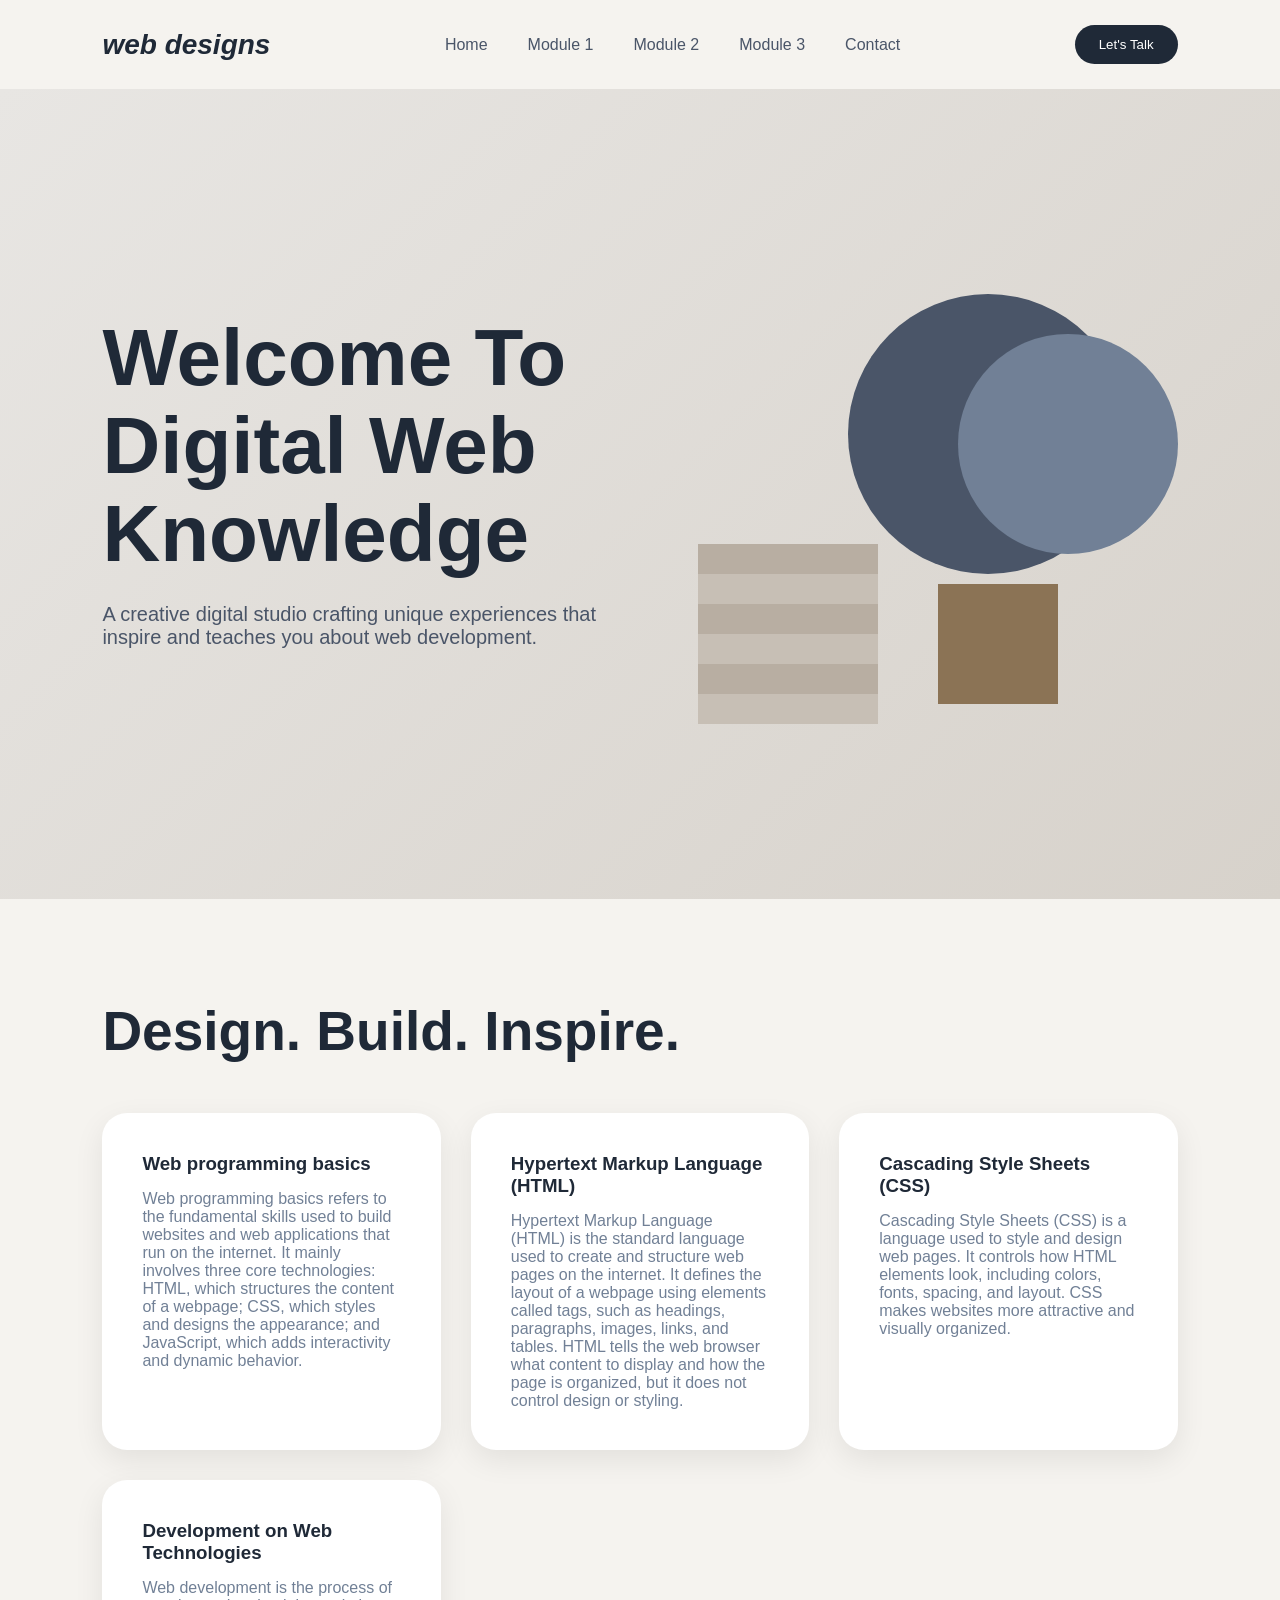
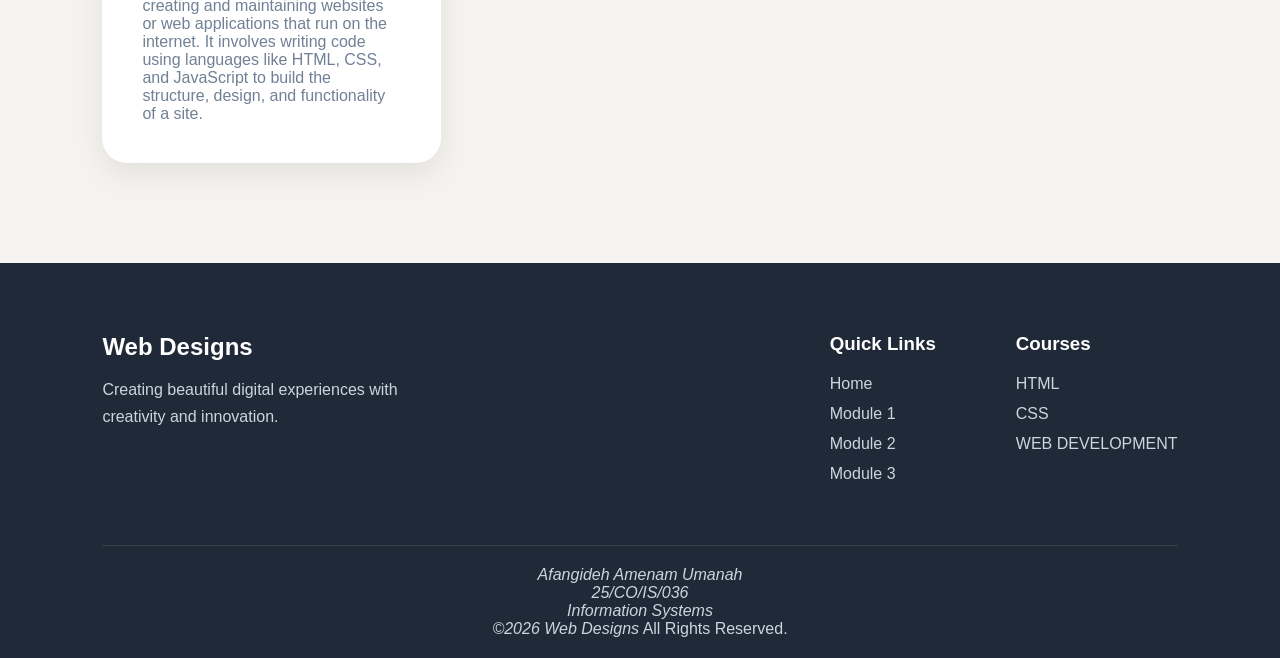
<file: index.html>
<!DOCTYPE html>
<html lang="en">
<head>
    <meta charset="UTF-8">
    <meta name="viewport" content="width=device-width, initial-scale=1.0">
    <title>Creative Studio</title>
    <link rel="stylesheet" href="style.css">
</head>
<body>

<nav>
    <div class="logo"><i> web designs</i></div>

    <ul>
        <li><a href="index.html">Home</a></li>
        <li><a href="module1.html">Module 1</a></li>
        <li><a href="module2.html">Module 2</a></li>
        <li><a href="module3.html">Module 3</a></li>
        <li><a href="contact.html">Contact</a></li>
    </ul>

    <button class="nav-btn">Let's Talk</button>
</nav>

<section class="hero">

    <div class="hero-text">
        <h1>Welcome To Digital Web Knowledge</h1>

        <p>
            A creative digital studio crafting unique
            experiences that inspire and teaches you about web development.
        </p>

        
    </div>

    <div class="hero-shapes">

        <div class="circle"></div>
        <div class="sphere"></div>
        <div class="cube"></div>
        <div class="stairs"></div>

    </div>

</section>

<section class="services">

    <h2>Design. Build. Inspire.</h2>

    <div class="cards">

        <div class="card">
            <h3>Web programming basics</h3>
            <p>Web programming basics refers to the fundamental skills used to build websites and web applications that run on the internet. It mainly involves three core technologies:
                 HTML, which structures the content of a webpage; CSS, which styles and designs the appearance; 
                and JavaScript, which adds interactivity and dynamic behavior.</p>
        </div>

        <div class="card">
            <h3>Hypertext Markup Language (HTML)</h3>
            <p>Hypertext Markup Language (HTML) is the standard language used to create and structure web pages on the internet. 
                It defines the layout of a webpage using elements called tags, such as headings, paragraphs, images, links, and tables.

            HTML tells the web browser what content to display and how the page is organized, but it does not control design or styling.</p>
        </div>

        <div class="card">
            <h3>Cascading Style Sheets (CSS)</h3>
            <p>Cascading Style Sheets (CSS) is a language used to style and design web pages. It controls how HTML elements look, including colors, fonts, spacing,
                 and layout. CSS makes websites more attractive and visually organized.</p>
        </div>

        <div class="card">
            <h3>Development on Web Technologies</h3>
            <p>Web development is the process of creating and maintaining websites or web applications that run on the internet. It involves writing code using languages like HTML, CSS, 
            and JavaScript to build the structure, design, and functionality of a site.</p>
        </div>

    </div>

</section>

    <footer>

    <div class="footer-container">

        <div class="footer-logo">
            <h2>Web Designs</h2>
            <p>
                Creating beautiful digital experiences with
                creativity and innovation.
            </p>
        </div>

        <div class="footer-links">

            <div>
                <h3>Quick Links</h3>
                <a href="index.html">Home</a>
                <a href="module1.html">Module 1</a>
                <a href="module2.html">Module 2</a>
                <a href="module3.html">Module 3</a>
            </div>

            <div>
                <h3>Courses</h3>
                <a href="#">HTML</a>
                <a href="#">CSS</a>
                <a href="#">WEB DEVELOPMENT</a>
            </div>

        </div>

    </div>

    <div class="footer-bottom">
        <p><i>Afangideh Amenam Umanah<br>
        25/CO/IS/036 <br>
            Information Systems <br>
            ©️2026 Web Designs</i> All Rights Reserved.</p>
    </div>

</footer>

</body>
</html>
</file>
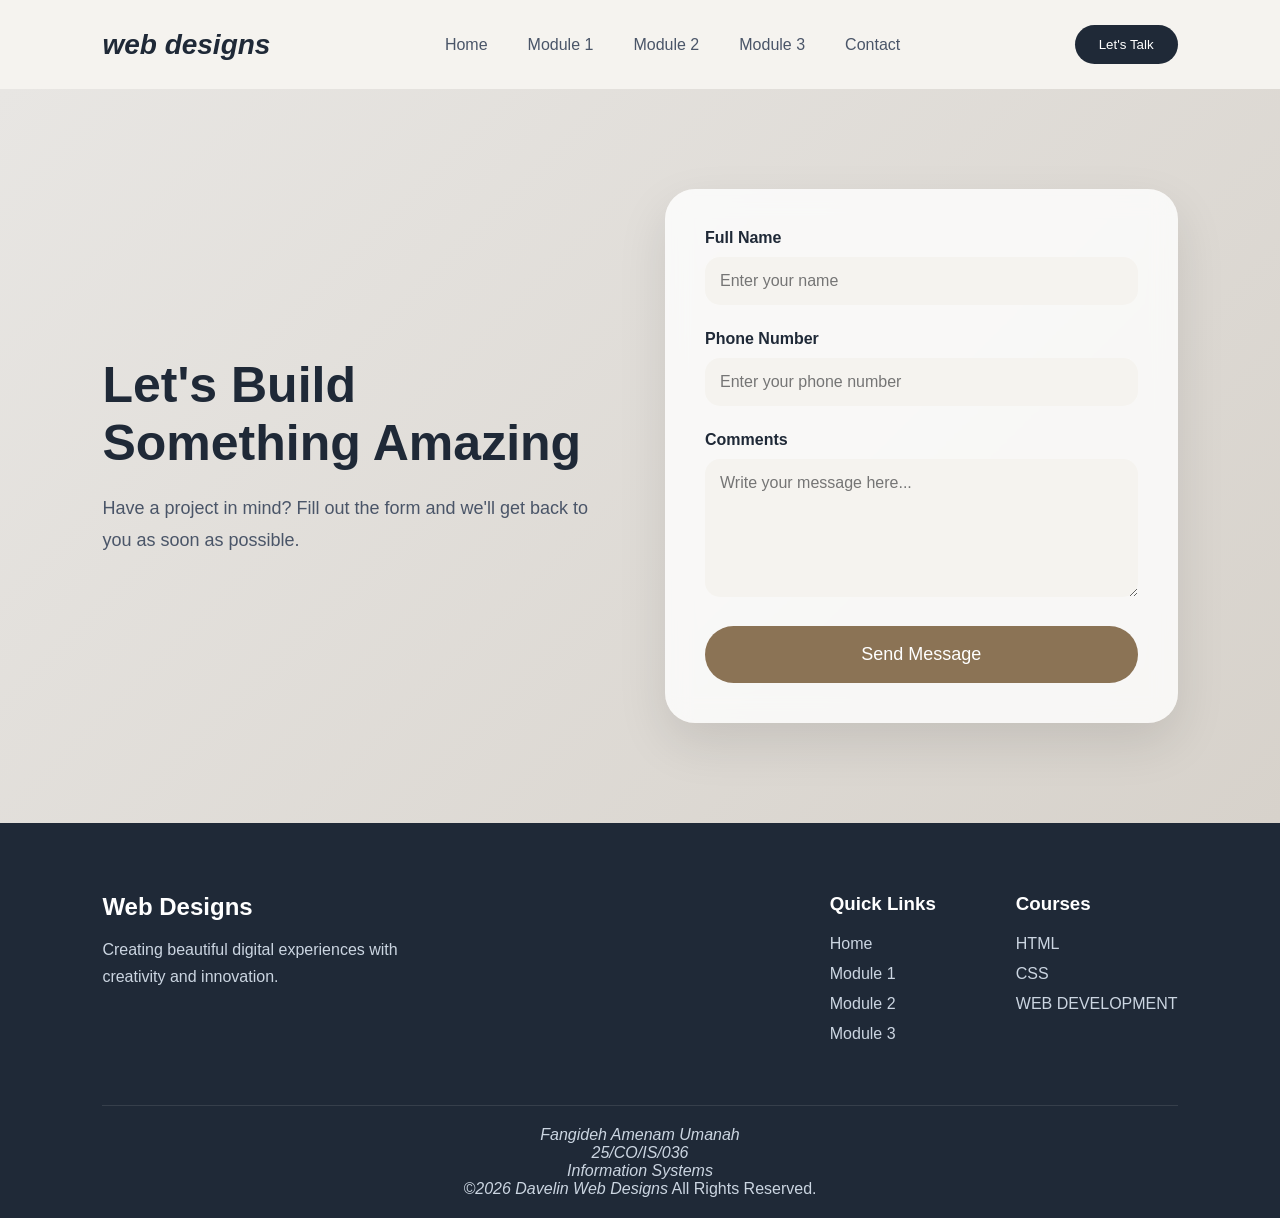
<file: contact.html>
<!DOCTYPE html>
<html lang="en">
<head>
    <meta charset="UTF-8">
    <meta name="viewport" content="width=device-width, initial-scale=1.0">
    <title>Creative Studio</title>
    <link rel="stylesheet" href="style.css">
</head>
<body>

    <nav>
    <div class="logo"><i>web designs</i></div>

    <ul>
        <li><a href="index.html">Home</a></li>
        <li><a href="#">Module 1</a></li>
        <li><a href="#">Module 2</a></li>
        <li><a href="#">Module 3</a></li>
        <li><a href="#">Contact</a></li>
    </ul>

    <button class="nav-btn">Let's Talk</button>
    </nav>
    <section class="contact-section">

    <div class="contact-container">

        <div class="contact-info">
            <h2>Let's Build Something Amazing</h2>

            <p>
                Have a project in mind? Fill out the form and
                we'll get back to you as soon as possible.
            </p>
        </div>

        <form class="contact-form">

            <div class="input-box">
                <label>Full Name</label>
                <input type="text" placeholder="Enter your name">
            </div>

            <div class="input-box">
                <label>Phone Number</label>
                <input type="tel" placeholder="Enter your phone number">
            </div>

            <div class="input-box">
                <label>Comments</label>
                <textarea rows="6"
                placeholder="Write your message here..."></textarea>
            </div>

            <button type="submit" class="submit-btn">
                Send Message
            </button>

        </form>

    </div>

</section>


<footer>

    <div class="footer-container">

        <div class="footer-logo">
            <h2>Web Designs</h2>
            <p>
                Creating beautiful digital experiences with
                creativity and innovation.
            </p>
        </div>

        <div class="footer-links">

            <div>
                <h3>Quick Links</h3>
                <a href="index.html">Home</a>
                <a href="module1.html">Module 1</a>
                <a href="module2.html">Module 2</a>
                <a href="module3.html">Module 3</a>
            </div>

            <div>
                <h3>Courses</h3>
                <a href="#">HTML</a>
                <a href="#">CSS</a>
                <a href="#">WEB DEVELOPMENT</a>
            </div>

        </div>

    </div>

    <div class="footer-bottom">
        <p><i>Fangideh Amenam Umanah <br>
        25/CO/IS/036 <br>
            Information Systems <br>
            ©️2026 Davelin Web Designs</i> All Rights Reserved.</p>
    </div>

</footer>
</body>
</html>
</file>
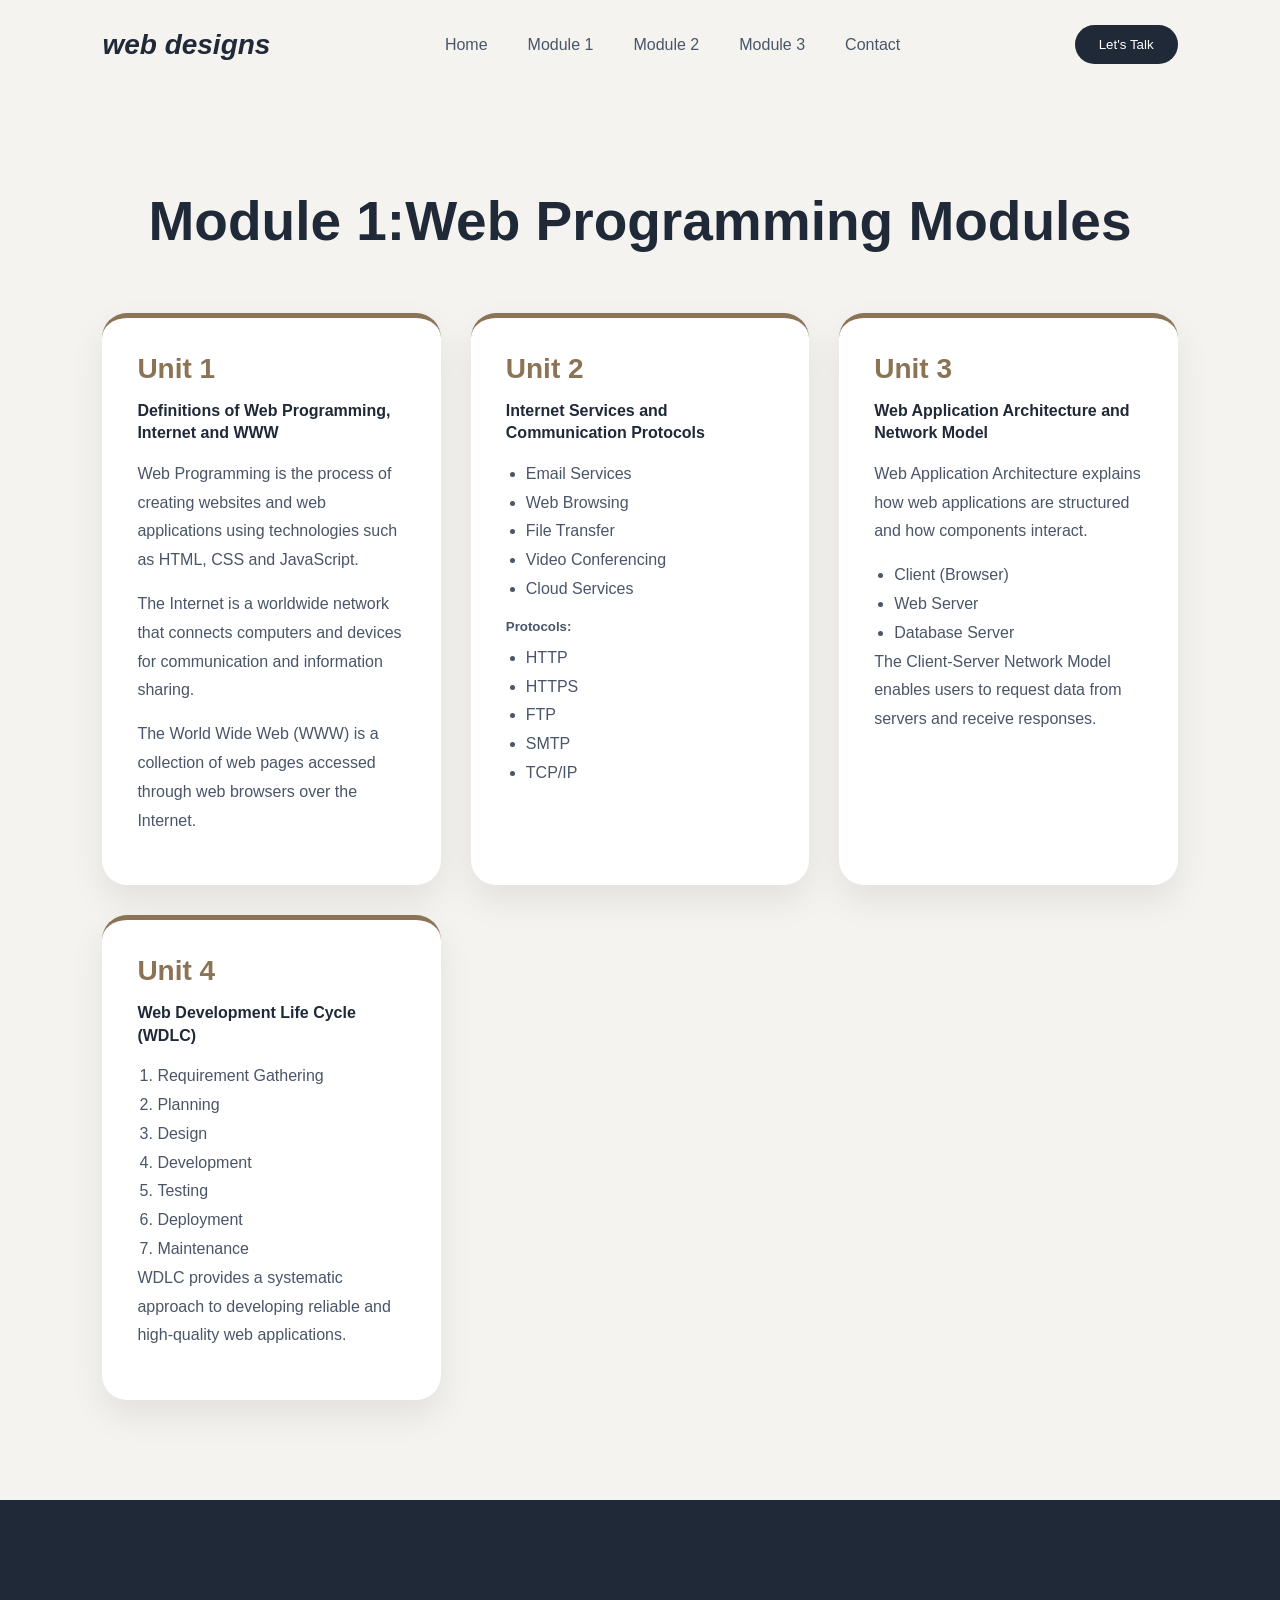
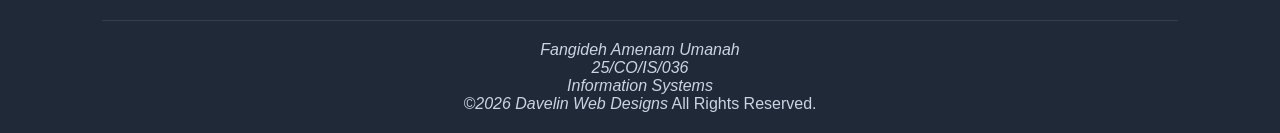
<file: module1.html>
<!DOCTYPE html>
<html lang="en">
<head>
    <meta charset="UTF-8">
    <meta name="viewport" content="width=device-width, initial-scale=1.0">
    <title>Creative Studio</title>
    <link rel="stylesheet" href="style.css">
</head>
<body>

<nav>
    <div class="logo"><i> web designs</i></div>

    <ul>
        <li><a href="index.html">Home</a></li>
        <li><a href="module1.html">Module 1</a></li>
        <li><a href="module2.html">Module 2</a></li>
        <li><a href="module3.html">Module 3</a></li>
        <li><a href="contact.html">Contact</a></li>
    </ul>

    <button class="nav-btn">Let's Talk</button>
</nav>

<section class="learning-modules">

    <h2 class="section-title">Module 1:Web Programming Modules</h2>

    <div class="modules-grid">

        <div class="module-card">
            <h3>Unit 1</h3>
            <h4>Definitions of Web Programming, Internet and WWW</h4>

            <p>
                Web Programming is the process of creating websites and web
                applications using technologies such as HTML, CSS and JavaScript.
            </p>

            <p>
                The Internet is a worldwide network that connects computers and
                devices for communication and information sharing.
            </p>

            <p>
                The World Wide Web (WWW) is a collection of web pages accessed
                through web browsers over the Internet.
            </p>
        </div>

        <div class="module-card">
            <h3>Unit 2</h3>
            <h4>Internet Services and Communication Protocols</h4>

            <ul>
                <li>Email Services</li>
                <li>Web Browsing</li>
                <li>File Transfer</li>
                <li>Video Conferencing</li>
                <li>Cloud Services</li>
            </ul>

            <h5>Protocols:</h5>

            <ul>
                <li>HTTP</li>
                <li>HTTPS</li>
                <li>FTP</li>
                <li>SMTP</li>
                <li>TCP/IP</li>
            </ul>
        </div>

        <div class="module-card">
            <h3>Unit 3</h3>
            <h4>Web Application Architecture and Network Model</h4>

            <p>
                Web Application Architecture explains how web applications are
                structured and how components interact.
            </p>

            <ul>
                <li>Client (Browser)</li>
                <li>Web Server</li>
                <li>Database Server</li>
            </ul>

            <p>
                The Client-Server Network Model enables users to request data
                from servers and receive responses.
            </p>
        </div>

        <div class="module-card">
            <h3>Unit 4</h3>
            <h4>Web Development Life Cycle (WDLC)</h4>

            <ol>
                <li>Requirement Gathering</li>
                <li>Planning</li>
                <li>Design</li>
                <li>Development</li>
                <li>Testing</li>
                <li>Deployment</li>
                <li>Maintenance</li>
            </ol>

            <p>
                WDLC provides a systematic approach to developing reliable and
                high-quality web applications.
            </p>
        </div>

    </div>

</section>
    <footer>
     <div class="footer-bottom">
        <p><i>Fangideh Amenam Umanah <br>
        25/CO/IS/036 <br>
            Information Systems <br>
            ©️2026 Davelin Web Designs</i> All Rights Reserved.</p>
    </div>
    </footer>
</body>
</html>
</file>
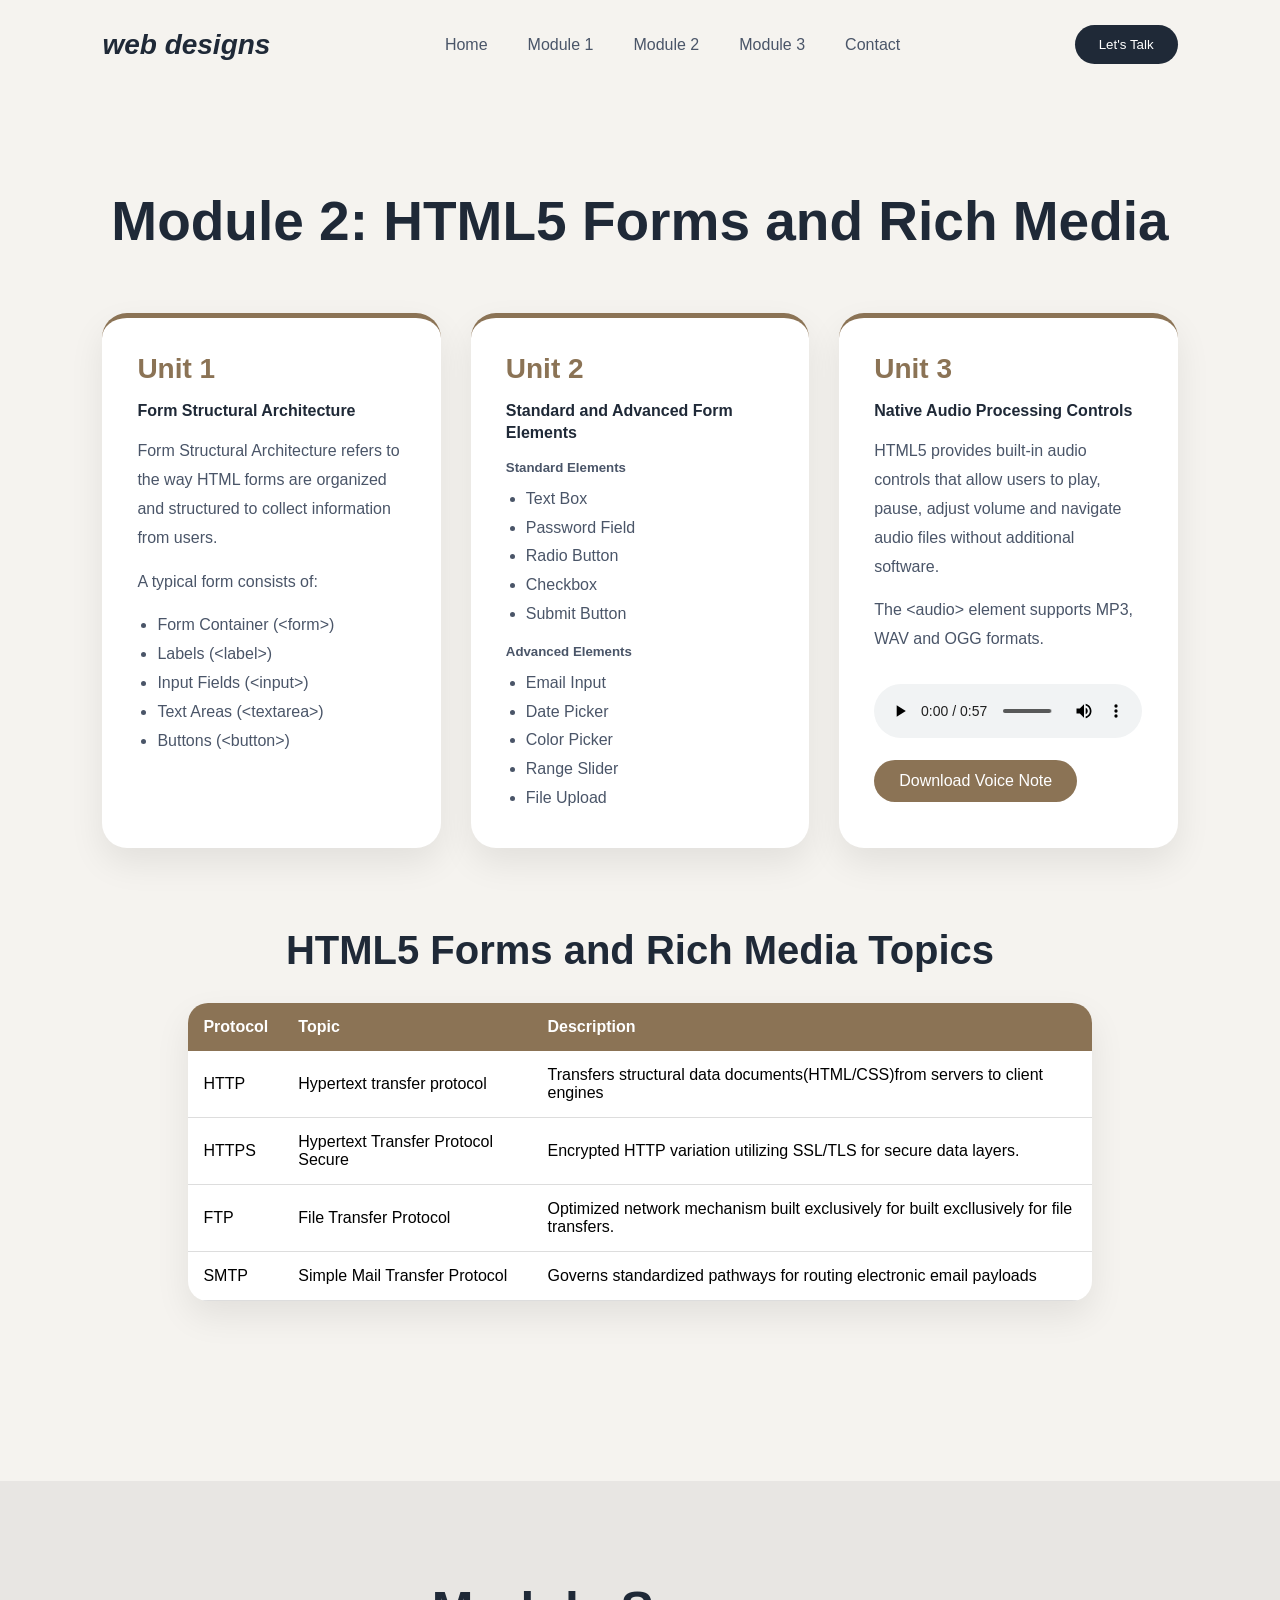
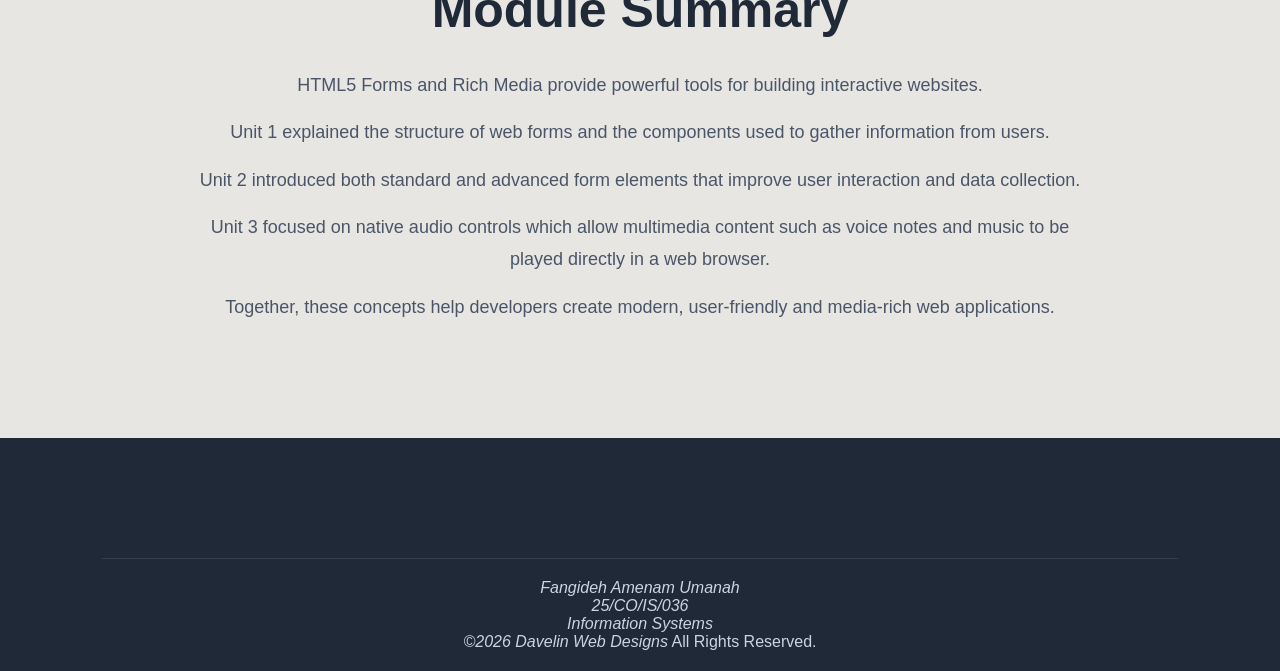
<file: module2.html>
<!DOCTYPE html>
<html lang="en">
<head>
    <meta charset="UTF-8">
    <meta name="viewport" content="width=device-width, initial-scale=1.0">
    <title>Creative Studio</title>
    <link rel="stylesheet" href="style.css">
</head>
<body>

<nav>
    <div class="logo"><i> web designs</i></div>

    <ul>
        <li><a href="index.html">Home</a></li>
        <li><a href="module1.html">Module 1</a></li>
        <li><a href="module2.html">Module 2</a></li>
        <li><a href="module3.html">Module 3</a></li>
        <li><a href="contact.html">Contact</a></li>
    </ul>

    <button class="nav-btn">Let's Talk</button>
</nav>

<section class="learning-modules">

    <h2 class="section-title">
        Module 2: HTML5 Forms and Rich Media
    </h2>

    <div class="modules-grid">

        <!-- UNIT 1 -->

        <div class="module-card">
            <h3>Unit 1</h3>

            <h4>Form Structural Architecture</h4>

            <p>
                Form Structural Architecture refers to the way HTML forms
                are organized and structured to collect information from users.
            </p>

            <p>
                A typical form consists of:
            </p>

            <ul>
                <li>Form Container (&lt;form&gt;)</li>
                <li>Labels (&lt;label&gt;)</li>
                <li>Input Fields (&lt;input&gt;)</li>
                <li>Text Areas (&lt;textarea&gt;)</li>
                <li>Buttons (&lt;button&gt;)</li>
            </ul>
        </div>

        <!-- UNIT 2 -->

        <div class="module-card">
            <h3>Unit 2</h3>

            <h4>Standard and Advanced Form Elements</h4>

            <h5>Standard Elements</h5>

            <ul>
                <li>Text Box</li>
                <li>Password Field</li>
                <li>Radio Button</li>
                <li>Checkbox</li>
                <li>Submit Button</li>
            </ul>

            <h5>Advanced Elements</h5>

            <ul>
                <li>Email Input</li>
                <li>Date Picker</li>
                <li>Color Picker</li>
                <li>Range Slider</li>
                <li>File Upload</li>
            </ul>
        </div>

        <!-- UNIT 3 -->

        <div class="module-card">
            <h3>Unit 3</h3>

            <h4>Native Audio Processing Controls</h4>

            <p>
                HTML5 provides built-in audio controls that allow users
                to play, pause, adjust volume and navigate audio files
                without additional software.
            </p>

            <p>
                The &lt;audio&gt; element supports MP3, WAV and OGG formats.
            </p>

            <audio controls>
                <source src="./audio/aud1.mpeg" type="audio/mpeg">
                Your browser does not support audio.
            </audio>

            <br><br>

            <a href="audio/lecture.mp3" class="audio-link">
                Download Voice Note
            </a>

        </div>

    </div>

    <section class="table-section">

    <h2>HTML5 Forms and Rich Media Topics</h2>

    <table class="custom-table">

        <tr>
            <th>Protocol</th>
            <th>Topic</th>
            <th>Description</th>
        </tr>

        <tr>
            <td>HTTP</td>
            <td>Hypertext transfer protocol</td>
            <td>Transfers structural data documents(HTML/CSS)from servers to client engines</td>
        </tr>

        <tr>
            <td>HTTPS</td>
            <td>Hypertext Transfer Protocol Secure</td>
            <td>Encrypted HTTP variation utilizing SSL/TLS for secure data layers.</td>
        </tr>

        <tr>
            <td>FTP</td>
            <td>File Transfer Protocol</td>
            <td>Optimized network mechanism built exclusively for built excllusively for file transfers.</td>
        </tr>

        <tr>
            <td>SMTP</td>
            <td>Simple Mail Transfer Protocol</td>
            <td>Governs standardized pathways for routing electronic email payloads</td>
        </tr>

    </table>

</section>


</section>

<!-- SUMMARY SECTION -->

<section class="summary-section">

    <h2>Module Summary</h2>

    <p>
        HTML5 Forms and Rich Media provide powerful tools for building
        interactive websites.
    </p>

    <p>
        Unit 1 explained the structure of web forms and the components
        used to gather information from users.
    </p>

    <p>
        Unit 2 introduced both standard and advanced form elements that
        improve user interaction and data collection.
    </p>

    <p>
        Unit 3 focused on native audio controls which allow multimedia
        content such as voice notes and music to be played directly in
        a web browser.
    </p>

    <p>
        Together, these concepts help developers create modern,
        user-friendly and media-rich web applications.
    </p>

</section>



     <footer>
     <div class="footer-bottom">
        <p><i>Fangideh Amenam Umanah <br>
        25/CO/IS/036 <br>
            Information Systems <br>
            ©️2026 Davelin Web Designs</i> All Rights Reserved.</p>
    </div>
    </footer>
    
</body>
</head>
</file>
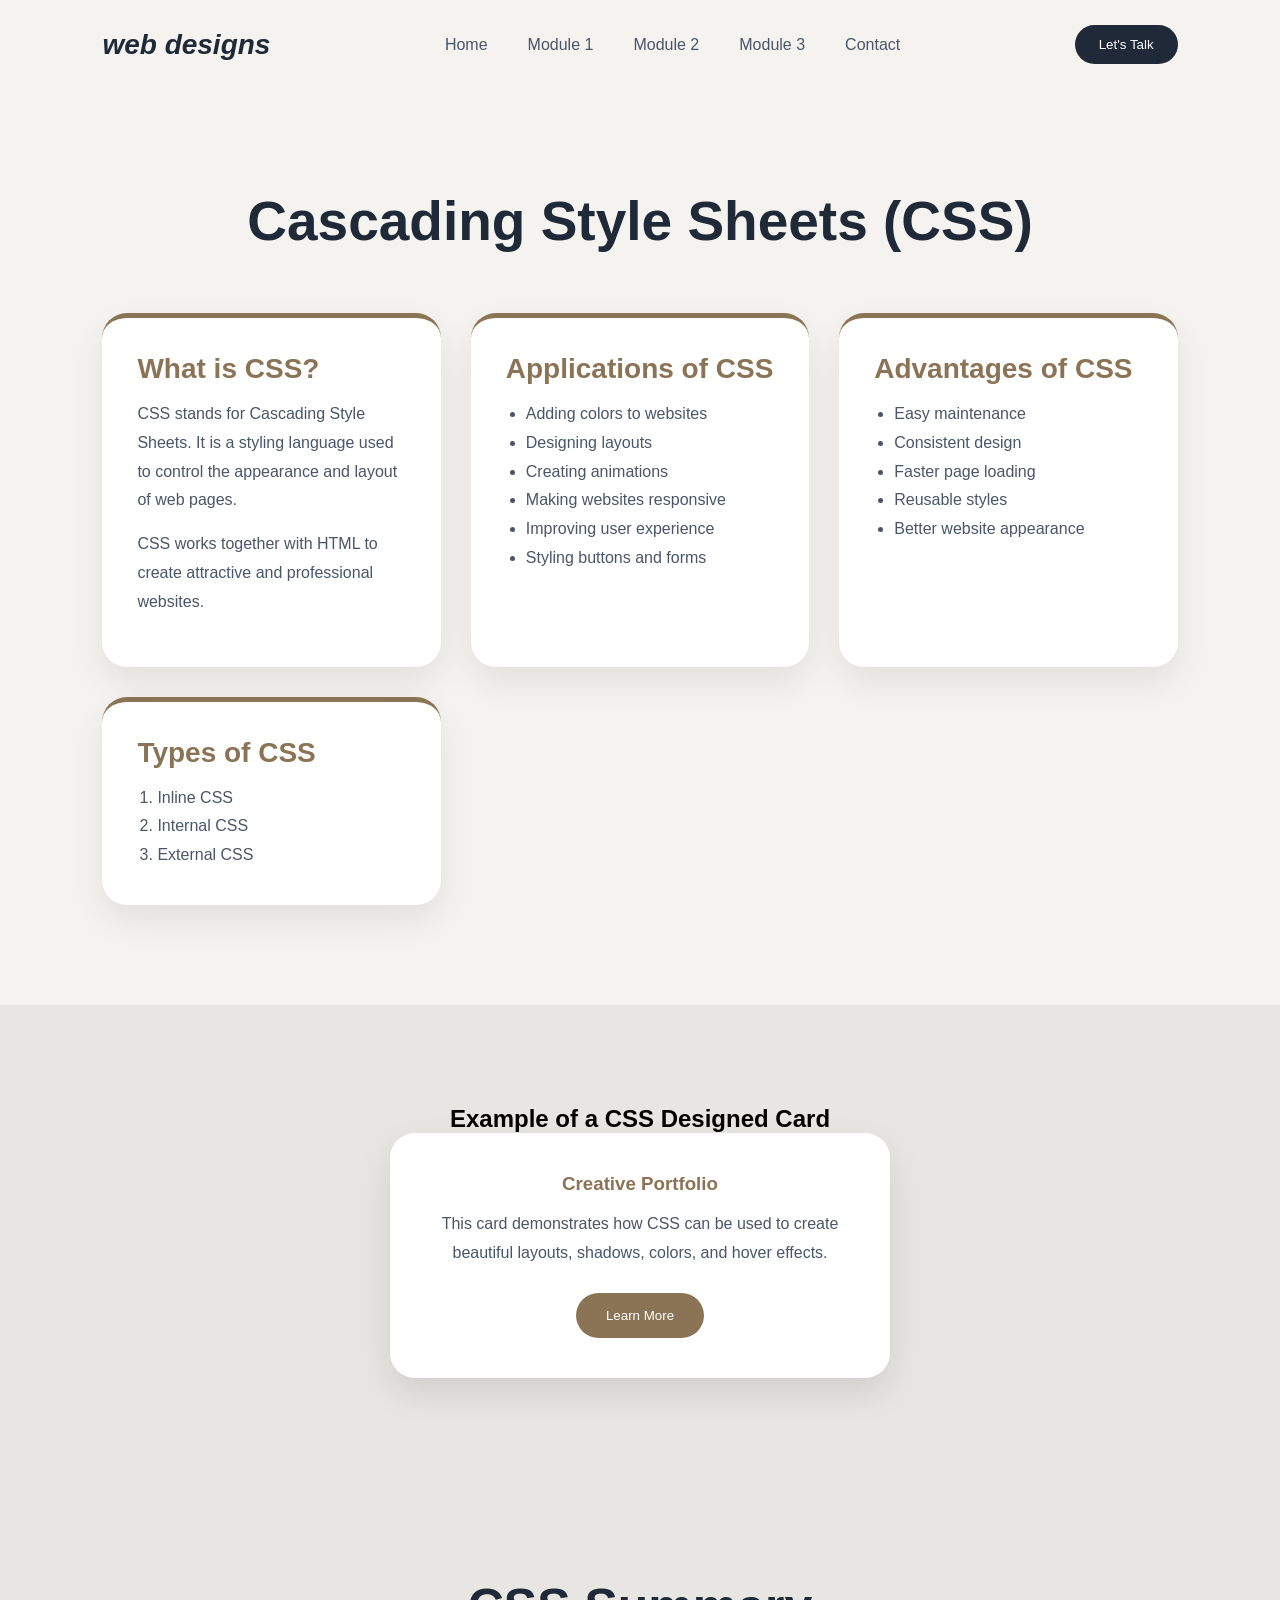
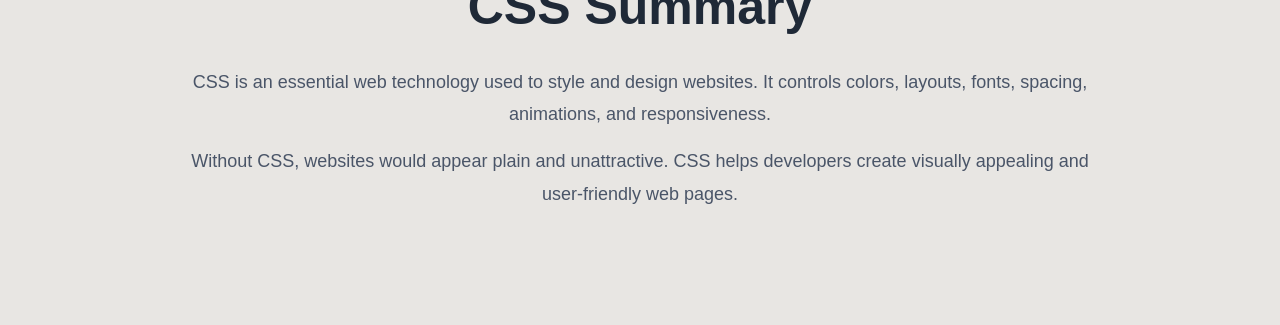
<file: module3.html>
<!DOCTYPE html>
<html lang="en">
<head>
    <meta charset="UTF-8">
    <meta name="viewport" content="width=device-width, initial-scale=1.0">
    <title>Creative Studio</title>
    <link rel="stylesheet" href="style.css">
</head>
<body>

<nav>
    <div class="logo"><i> web designs</i></div>

    <ul>
        <li><a href="index.html">Home</a></li>
        <li><a href="module1.html">Module 1</a></li>
        <li><a href="module2.html">Module 2</a></li>
        <li><a href="module3.html">Module 3</a></li>
        <li><a href="contact.html">Contact</a></li>
    </ul>

    <button class="nav-btn">Let's Talk</button>
</nav>

    <section class="css-module">

    <h2 class="section-title">
        Cascading Style Sheets (CSS)
    </h2>

    <div class="modules-grid">

        <div class="module-card">
            <h3>What is CSS?</h3>

            <p>
                CSS stands for Cascading Style Sheets. It is a styling language
                used to control the appearance and layout of web pages.
            </p>

            <p>
                CSS works together with HTML to create attractive and
                professional websites.
            </p>
        </div>

        <div class="module-card">
            <h3>Applications of CSS</h3>

            <ul>
                <li>Adding colors to websites</li>
                <li>Designing layouts</li>
                <li>Creating animations</li>
                <li>Making websites responsive</li>
                <li>Improving user experience</li>
                <li>Styling buttons and forms</li>
            </ul>
        </div>

        <div class="module-card">
            <h3>Advantages of CSS</h3>

            <ul>
                <li>Easy maintenance</li>
                <li>Consistent design</li>
                <li>Faster page loading</li>
                <li>Reusable styles</li>
                <li>Better website appearance</li>
            </ul>
        </div>

        <div class="module-card">
            <h3>Types of CSS</h3>

            <ol>
                <li>Inline CSS</li>
                <li>Internal CSS</li>
                <li>External CSS</li>
            </ol>
        </div>

    </div>

</section>

<!-- CSS DESIGN EXAMPLE -->

<section class="css-showcase">

    <h2>Example of a CSS Designed Card</h2>

    <div class="demo-card">

        <h3>Creative Portfolio</h3>

        <p>
            This card demonstrates how CSS can be used to create
            beautiful layouts, shadows, colors, and hover effects.
        </p>

        <button>Learn More</button>

    </div>

</section>

<!-- SUMMARY -->

<section class="summary-section">

    <h2>CSS Summary</h2>

    <p>
        CSS is an essential web technology used to style and design websites.
        It controls colors, layouts, fonts, spacing, animations, and
        responsiveness.
    </p>

    <p>
        Without CSS, websites would appear plain and unattractive. CSS helps
        developers create visually appealing and user-friendly web pages.
    </p>

</section>

</body>
</html>
</file>
<file: style.css>
*{
    margin:0;
    padding:0;
    box-sizing:border-box;
    font-family:'Segoe UI',sans-serif;
}

body{
    background:#e8e6e3;
}

/* Navigation */

nav{
    display:flex;
    justify-content:space-between;
    align-items:center;
    padding:25px 8%;
    background:#f5f3ef;
}


nav a{
    text-decoration:none;
    color:#4a5568;
    font-weight:500;
    position:relative;
    transition:0.3s ease;
}

nav a::after{
    content:"";
    position:absolute;
    left:0;
    bottom:-5px;
    width:0;
    height:2px;
    background:#8b7355;
    transition:0.4s ease;
}

nav a:hover{
    color:#8b7355;
}

nav a:hover::after{
    width:100%;
}



.hero-btn:hover{
    transform:translateY(-5px) scale(1.05);
    background:#6f5b43;
    box-shadow:0 15px 30px rgba(0,0,0,0.2);
}


.nav-btn{
    padding:12px 24px;
    border:none;
    border-radius:30px;
    background:#1f2937;
    color:white;
    cursor:pointer;
    transition:0.4s ease;
}

.nav-btn:hover{
    background:#374151;
    transform:translateY(-3px);
    box-shadow:0 10px 20px rgba(0,0,0,0.2);
}




.card:hover{
    transform:translateY(-12px);
    box-shadow:0 20px 40px rgba(0,0,0,0.15);
}




/* CONTACT SECTION */

.contact-section{
    padding:100px 8%;
    background:linear-gradient(
    135deg,
    #e8e6e3,
    #d7d2cb);
}

.contact-container{
    max-width:1100px;
    margin:auto;
    display:grid;
    grid-template-columns:1fr 1fr;
    gap:50px;
    align-items:center;
}

.contact-info h2{
    font-size:50px;
    color:#1f2937;
    margin-bottom:20px;
}

.contact-info p{
    color:#4a5568;
    line-height:1.8;
    font-size:18px;
}

/* FORM */

.contact-form{
    background:rgba(255,255,255,0.8);
    backdrop-filter:blur(12px);
    padding:40px;
    border-radius:30px;
    box-shadow:0 20px 50px rgba(0,0,0,0.1);
}

.input-box{
    margin-bottom:25px;
}

.input-box label{
    display:block;
    margin-bottom:10px;
    color:#1f2937;
    font-weight:600;
}

.input-box input,
.input-box textarea{
    width:100%;
    padding:15px;
    border:none;
    border-radius:15px;
    background:#f5f3ef;
    font-size:16px;
    outline:none;
    transition:0.3s;
}

.input-box input:focus,
.input-box textarea:focus{
    background:white;
    box-shadow:0 0 0 3px rgba(139,115,85,0.3);
}

/* SUBMIT BUTTON */

.submit-btn{
    width:100%;
    padding:18px;
    border:none;
    border-radius:50px;
    background:#8b7355;
    color:white;
    font-size:18px;
    cursor:pointer;
    transition:0.4s;
}

.submit-btn:hover{
    transform:translateY(-5px);
    background:#6f5b43;
    box-shadow:0 15px 30px rgba(0,0,0,0.2);
}




footer{
    background:#1f2937;
    color:white;
    padding:70px 8% 20px;
}

.footer-container{
    display:flex;
    justify-content:space-between;
    flex-wrap:wrap;
    gap:50px;
}

.footer-logo{
    max-width:350px;
}

.footer-logo h2{
    margin-bottom:15px;
}

.footer-logo p{
    color:#cbd5e1;
    line-height:1.7;
}

.footer-links{
    display:flex;
    gap:80px;
}

.footer-links h3{
    margin-bottom:20px;
}

.footer-links a{
    display:block;
    color:#cbd5e1;
    text-decoration:none;
    margin-bottom:12px;
    transition:0.3s;
}

.footer-links a:hover{
    color:#ffffff;
    transform:translateX(5px);
}

.footer-bottom{
    text-align:center;
    margin-top:50px;
    padding-top:20px;
    border-top:1px solid rgba(255,255,255,0.1);
    color:#cbd5e1;
}


.contact-form{
    animation:floatForm 4s ease-in-out infinite;
}

@keyframes floatForm{
    0%{
        transform:translateY(5);
    }
    50%{
        transform:translateY(-16px);
    }
    100%{
        transform:translateY(5px);
    }
}






/* TABLE SECTION */

.table-section{
    padding:80px 8%;
    background:#f5f3ef;
}

.table-section h2{
    text-align:center;
    color:#1f2937;
    margin-bottom:30px;
    font-size:40px;
}

.custom-table{
    width:100%;
    border-collapse:collapse;
    background:white;
    border-radius:20px;
    overflow:hidden;
    box-shadow:0 15px 35px rgba(0,0,0,0.08);
}

.custom-table th{
    background:#8b7355;
    color:white;
    padding:15px;
    text-align:left;
}

.custom-table td{
    padding:15px;
    border-bottom:1px solid #ddd;
}

.custom-table tr:hover{
    background:#f0ebe5;
    transition:0.3s;
}









/* CSS MODULE */

.css-module{
    padding:100px 8%;
    background:#f5f3ef;
}

/* SHOWCASE */

.css-showcase{
    padding:100px 8%;
    background:#e8e6e3;
    text-align:center;
}

.demo-card{
    max-width:500px;
    margin:auto;
    background:white;
    padding:40px;
    border-radius:25px;
    box-shadow:0 15px 35px rgba(0,0,0,0.1);
    transition:.4s;
}

.demo-card:hover{
    transform:translateY(-10px);
    box-shadow:0 25px 50px rgba(0,0,0,0.15);
}

.demo-card h3{
    color:#8b7355;
    margin-bottom:15px;
}

.demo-card p{
    color:#4a5568;
    line-height:1.8;
    margin-bottom:25px;
}

.demo-card button{
    background:#8b7355;
    color:white;
    border:none;
    padding:15px 30px;
    border-radius:30px;
    cursor:pointer;
    transition:.3s;
}

.demo-card button:hover{
    background:#6f5b43;
    transform:scale(1.05);
}



.logo{
    font-size:28px;
    font-weight:bold;
    color:#1f2937;
}

nav ul{
    display:flex;
    list-style:none;
    gap:40px;
}

nav a{
    text-decoration:none;
    color:#4a5568;
    font-weight:500;
}

.nav-btn{
    padding:12px 24px;
    border:none;
    border-radius:30px;
    background:#1f2937;
    color:white;
    cursor:pointer;
}

/* Hero */

.hero{
    min-height:90vh;
    display:flex;
    justify-content:space-between;
    align-items:center;
    padding:0 8%;
    background:linear-gradient(
        135deg,
        #e8e6e3,
        #d7d2cb
    );
}

.hero-text{
    width:50%;
}

.hero-text h1{
    font-size:80px;
    color:#1f2937;
    line-height:1.1;
}

.hero-text p{
    margin:25px 0;
    font-size:20px;
    color:#4a5568;
    max-width:500px;
}

.hero-btn{
    padding:16px 35px;
    border:none;
    border-radius:50px;
    background:#8b7355;
    color:white;
    font-size:18px;
    cursor:pointer;
}

/* Shapes */

.hero-shapes{
    width:500px;
    height:500px;
    position:relative;
}

.circle{
    width:280px;
    height:280px;
    border-radius:50%;
    background:#4a5568;
    position:absolute;
    top:50px;
    right:50px;
}

.sphere{
    width:220px;
    height:220px;
    border-radius:50%;
    background:#718096;
    position:absolute;
    top:90px;
    right:0;
}

.cube{
    width:120px;
    height:120px;
    background:#8b7355;
    position:absolute;
    bottom:40px;
    right:120px;
}

.stairs{
    width:180px;
    height:180px;
    background:
    repeating-linear-gradient(
    to top,
    #c7bfb5 0 30px,
    #b8aea2 30px 60px
    );
    position:absolute;
    left:20px;
    bottom:20px;
}

/* Services */

.services{
    padding:100px 8%;
    background:#f5f3ef;
}

.services h2{
    font-size:55px;
    color:#1f2937;
    margin-bottom:50px;
}

.cards{
    display:grid;
    grid-template-columns:repeat(auto-fit,minmax(250px,1fr));
    gap:30px;
}

.card{
    background:white;
    padding:40px;
    border-radius:25px;
    box-shadow:0 10px 30px rgba(0,0,0,.08);
    transition:.4s;
}

.card:hover{
    transform:translateY(-10px);
}

.card h3{
    color:#1f2937;
    margin-bottom:15px;
}

.card p{
    color:#718096;
}



/* LEARNING MODULES */

.learning-modules{
    padding:100px 8%;
    background:#f5f3ef;
}

.section-title{
    text-align:center;
    font-size:55px;
    color:#1f2937;
    margin-bottom:60px;
}

.modules-grid{
    display:grid;
    grid-template-columns:repeat(auto-fit,minmax(300px,1fr));
    gap:30px;
}

.module-card{
    background:white;
    padding:35px;
    border-radius:25px;
    box-shadow:0 15px 35px rgba(0,0,0,0.08);
    transition:0.4s;
    border-top:5px solid #8b7355;
}

.module-card:hover{
    transform:translateY(-10px);
    box-shadow:0 25px 50px rgba(0,0,0,0.15);
}

.module-card h3{
    color:#8b7355;
    font-size:28px;
    margin-bottom:15px;
}

.module-card h4{
    color:#1f2937;
    margin-bottom:20px;
    line-height:1.4;
}

.module-card h5{
    margin-top:15px;
    margin-bottom:10px;
    color:#4a5568;
}

.module-card p{
    color:#4a5568;
    line-height:1.8;
    margin-bottom:15px;
}

.module-card ul,
.module-card ol{
    padding-left:20px;
    color:#4a5568;
    line-height:1.8;
}



.learning-modules{
    padding:100px 8%;
    background:#f5f3ef;
}

.section-title{
    text-align:center;
    font-size:55px;
    color:#1f2937;
    margin-bottom:60px;
}

.modules-grid{
    display:grid;
    grid-template-columns:repeat(auto-fit,minmax(320px,1fr));
    gap:30px;
}

.module-card{
    background:white;
    padding:35px;
    border-radius:25px;
    border-top:5px solid #8b7355;
    box-shadow:0 15px 35px rgba(0,0,0,.08);
    transition:.4s;
}

.module-card:hover{
    transform:translateY(-10px);
    box-shadow:0 25px 50px rgba(0,0,0,.15);
}

.module-card h3{
    color:#8b7355;
    margin-bottom:15px;
}

.module-card h4{
    color:#1f2937;
    margin-bottom:15px;
}

.module-card h5{
    margin-top:15px;
    margin-bottom:10px;
    color:#4a5568;
}

.module-card p,
.module-card li{
    color:#4a5568;
    line-height:1.8;
}

.module-card ul{
    padding-left:20px;
}

audio{
    width:100%;
    margin-top:15px;
}

.audio-link{
    display:inline-block;
    text-decoration:none;
    background:#8b7355;
    color:white;
    padding:12px 25px;
    border-radius:30px;
    transition:.4s;
}

.audio-link:hover{
    background:#6f5b43;
    transform:translateY(-3px);
}

/* SUMMARY */

.summary-section{
    padding:100px 8%;
    background:#e8e6e3;
    text-align:center;
}

.summary-section h2{
    font-size:50px;
    color:#1f2937;
    margin-bottom:30px;
}

.summary-section p{
    max-width:900px;
    margin:15px auto;
    line-height:1.8;
    color:#4a5568;
    font-size:18px;
}

@media (max-width:768px) {
    nav{
        flex-direction:column;
        gap:20px;
        text-align:center;
    }
    
}
</file>
